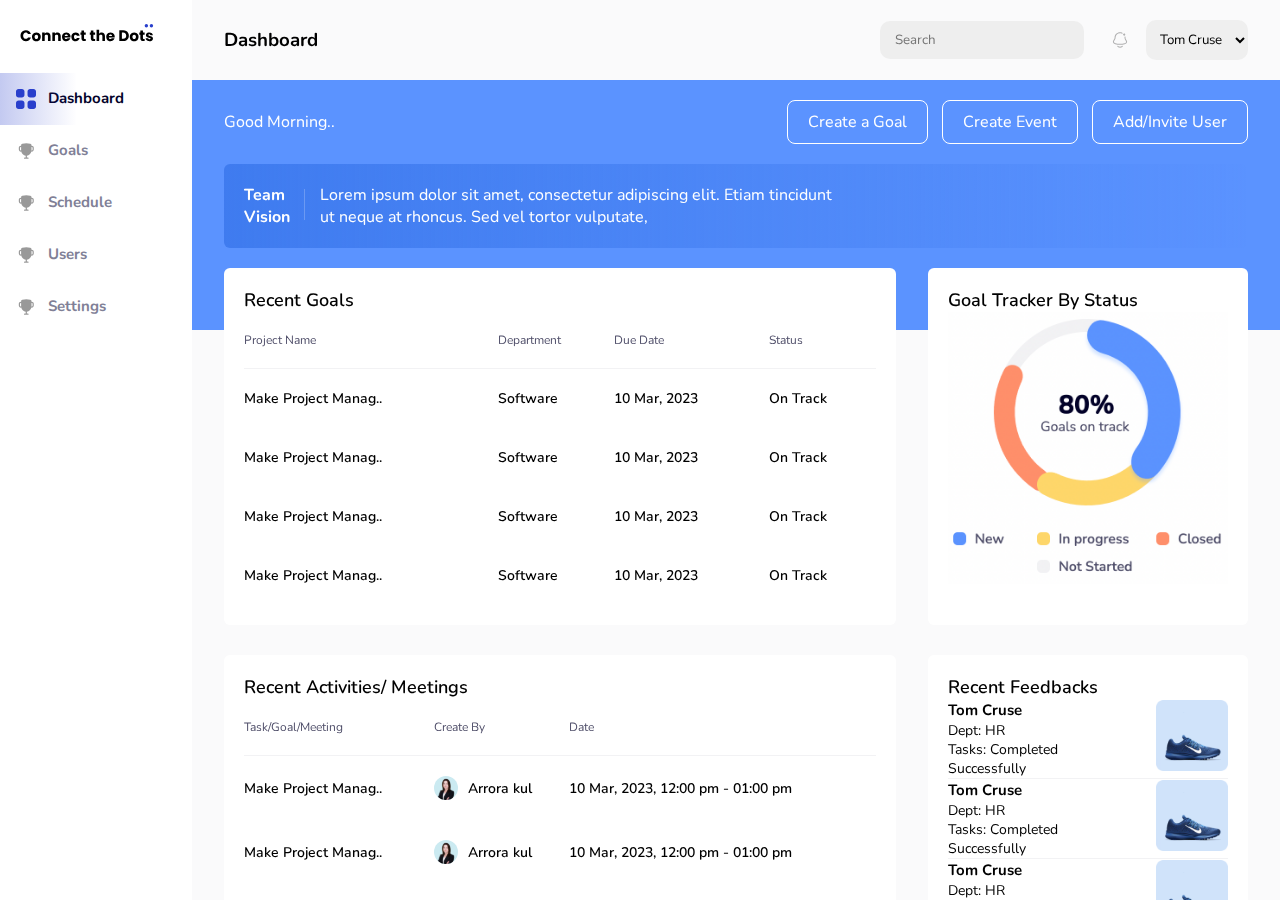
<file: school-html/index.html>
<!DOCTYPE html>
<html lang="en">

<head>
  <meta charset="UTF-8">
  <meta http-equiv="X-UA-Compatible" content="IE=edge">
  <meta name="viewport" content="width=device-width, initial-scale=1.0">
  <title>Dashboard</title>
  <link rel="stylesheet" href="css/style.css">
  <link
      rel="stylesheet"
      href="https://fonts.googleapis.com/css2?family=Poppins:wght@700&display=swap"
    />
    <link
    rel="stylesheet"
    href="https://fonts.googleapis.com/css2?family=Nunito:wght@400;600;700;800&display=swap"
  />
  <!-- <link rel="stylesheet" href="css/global.css"> -->
</head>

<body>
  <div class="flex-page">
    <div class="side-nav">
      <img src="images/logo.svg" class="width-7 margin-l-2 margin-b-2" />
      <ul>
        <li><a href="#" class="active"><img src="images/iconlyboldcategory.svg" />Dashboard</a></li>
        <li><a href="#"><img src="images/iconlyboldchart.svg" />Goals</a></li>
        <li><a href="#"><img src="images/iconlyboldchart.svg" />Schedule</a></li>
        <li><a href="#"><img src="images/iconlyboldchart.svg" />Users</a></li>
        <li><a href="#"><img src="images/iconlyboldchart.svg" />Settings</a></li>
      </ul>
    </div>
    <div class="content">
      <div class="header">
        <div><h3 class="nomargin">Dashboard</h3></div>
        <div>
          
        </div>
        <div>
          <input type="text" placeholder="Search" class="margin-r-2" />
          <a href="#"><img src="images/icon-notification.svg" class="img-middle" /></a>
          <select class="account-select margin-l-1">
            <option>Tom Cruse</option>
            <option>one</option>
            <option>one</option>
          </select>
        </div>
      </div>
      <div class="dashboard-bg"></div>
      <div class="row middle-md margin-t-2">
        <div class="col-md-6 text-white">Good Morning..</div>
        <div class="col-md-6 text-right">
          <button class="btn">Create a Goal</button>
          <button class="btn margin-l-1 margin-r-1">Create Event</button>
          <button class="btn">Add/Invite User</button>
        </div>
      </div>
      <div class="vision padding-2 margin-t-2">
        <div class="padding-r-3 right-b"><strong>Team<br /> Vision</strong></div>
        <div>Lorem ipsum dolor sit amet, consectetur adipiscing elit. Etiam tincidunt<br /> ut neque at rhoncus. Sed vel tortor vulputate, </div>
      </div>
      <div class="row margin-t-2">
        <div class="col-md-8">
          <div class="card padding-2 height-100">
            <h2>Recent Goals</h2>
            <table class="table">
              <thead>
                <tr>
                  <th>Project Name</th>
                  <th>Department</th>
                  <th>Due Date</th>
                  <th>Status</th>
                </tr>
              </thead>
              <tbody>
                <tr>
                  <td>Make Project Manag..</td>
                  <td>Software</td>
                  <td>10 Mar, 2023</td>
                  <td>On Track</td>
                </tr>
                <tr>
                  <td>Make Project Manag..</td>
                  <td>Software</td>
                  <td>10 Mar, 2023</td>
                  <td>On Track</td>
                </tr>
                <tr>
                  <td>Make Project Manag..</td>
                  <td>Software</td>
                  <td>10 Mar, 2023</td>
                  <td>On Track</td>
                </tr>
                <tr>
                  <td>Make Project Manag..</td>
                  <td>Software</td>
                  <td>10 Mar, 2023</td>
                  <td>On Track</td>
                </tr>
              </tbody>
            </table>
          </div>
        </div>
        <div class="col-md-4">
          <div class="card padding-2 height-100" >
            <h2>Goal Tracker By Status</h2>
            <img src="images/graph.png" class="width-10" />
          </div>
        </div>
        <div class="col-md-8">
          <div class="card padding-2 margin-t-3 height-100">
            <h2>Recent Activities/ Meetings</h2>
            <table class="table">
              <thead>
                <tr>
                  <th>Task/Goal/Meeting</th>
                  <th>Create By</th>
                  <th>Date</th>
                </tr>
              </thead>
              <tbody>
                <tr>
                  <td>Make Project Manag..</td>
                  <td><div class="flex align-center"><img src="images/avatar-one.svg" class="margin-r-1" />Arrora kul</div></td>
                  <td>10 Mar, 2023, 12:00 pm - 01:00 pm </td>
                </tr>
                <tr>
                  <td>Make Project Manag..</td>
                  <td><div class="flex align-center"><img src="images/avatar-one.svg" class="margin-r-1" />Arrora kul</div></td>
                  <td>10 Mar, 2023, 12:00 pm - 01:00 pm </td>
                </tr>
                <tr>
                  <td>Make Project Manag..</td>
                  <td><div class="flex align-center"><img src="images/avatar-one.svg" class="margin-r-1" />Arrora kul</div></td>
                  <td>10 Mar, 2023, 12:00 pm - 01:00 pm </td>
                </tr>
                <tr>
                  <td>Make Project Manag..</td>
                  <td><div class="flex align-center"><img src="images/avatar-one.svg" class="margin-r-1" />Arrora kul</div></td>
                  <td>10 Mar, 2023, 12:00 pm - 01:00 pm </td>
                </tr>
              </tbody>
            </table>
            <a href="#" class="btn default block margin-t-2">View More</a>
          </div>
        </div>
        <div class="col-md-4">
          <div class="card padding-2 margin-t-3 height-100">
            <h2>Recent Feedbacks</h2>
            <ul class="feedback-list">
              <li>
                <div class="row middle-md">
                  <div class="col-md-8">
                    <strong>Tom Cruse</strong>
                    <p>
                      Dept: HR<br />
                      Tasks: Completed Successfully
                    </p>
                  </div>
                  <div class="col-md-4">
                    <img src="images/image.png" class="width-10" alt="">
                  </div>
                </div>
              </li>
              <li>
                <div class="row middle-md">
                  <div class="col-md-8">
                    <strong>Tom Cruse</strong>
                    <p>
                      Dept: HR<br />
                      Tasks: Completed Successfully
                    </p>
                  </div>
                  <div class="col-md-4">
                    <img src="images/image.png" class="width-10" alt="">
                  </div>
                </div>
              </li>
              <li>
                <div class="row middle-md">
                  <div class="col-md-8">
                    <strong>Tom Cruse</strong>
                    <p>
                      Dept: HR<br />
                      Tasks: Completed Successfully
                    </p>
                  </div>
                  <div class="col-md-4">
                    <img src="images/image.png" class="width-10" alt="">
                  </div>
                </div>
              </li>
            </ul>
          </div>
        </div>
      </div>
      <div class="row middle-md margin-t-6 margin-b-3">
        <div class="col-md-3">
          <div class="card padding-2">
            <div class="row middle-md">
              <div class="col-md-4">
                <img src="images/heart.svg" class="width-10" alt="">
                
              </div>
              <div class="col-md-8">
                <strong>178+</strong>
                <p class="nomargin">Organisation Goals</p>
              </div>
            </div>
          </div>
        </div>
        <div class="col-md-3">
          <div class="card padding-2">
            <div class="row middle-md">
              <div class="col-md-4">
                <img src="images/heart.svg" class="width-10" alt="">
                
              </div>
              <div class="col-md-8">
                <strong>178+</strong>
                <p class="nomargin">Organisation Goals</p>
              </div>
            </div>
          </div>
        </div>
        <div class="col-md-3">
          <div class="card padding-2">
            <div class="row middle-md">
              <div class="col-md-4">
                <img src="images/heart.svg" class="width-10" alt="">
                
              </div>
              <div class="col-md-8">
                <strong>178+</strong>
                <p class="nomargin">Organisation Goals</p>
              </div>
            </div>
          </div>
        </div>
        <div class="col-md-3">
          <div class="card padding-2">
            <div class="row middle-md">
              <div class="col-md-4">
                <img src="images/heart.svg" class="width-10" alt="">
                
              </div>
              <div class="col-md-8">
                <strong>178+</strong>
                <p class="nomargin">Organisation Goals</p>
              </div>
            </div>
          </div>
        </div>
      </div>
    </div>
  </div>
</body>

</html>
</file>
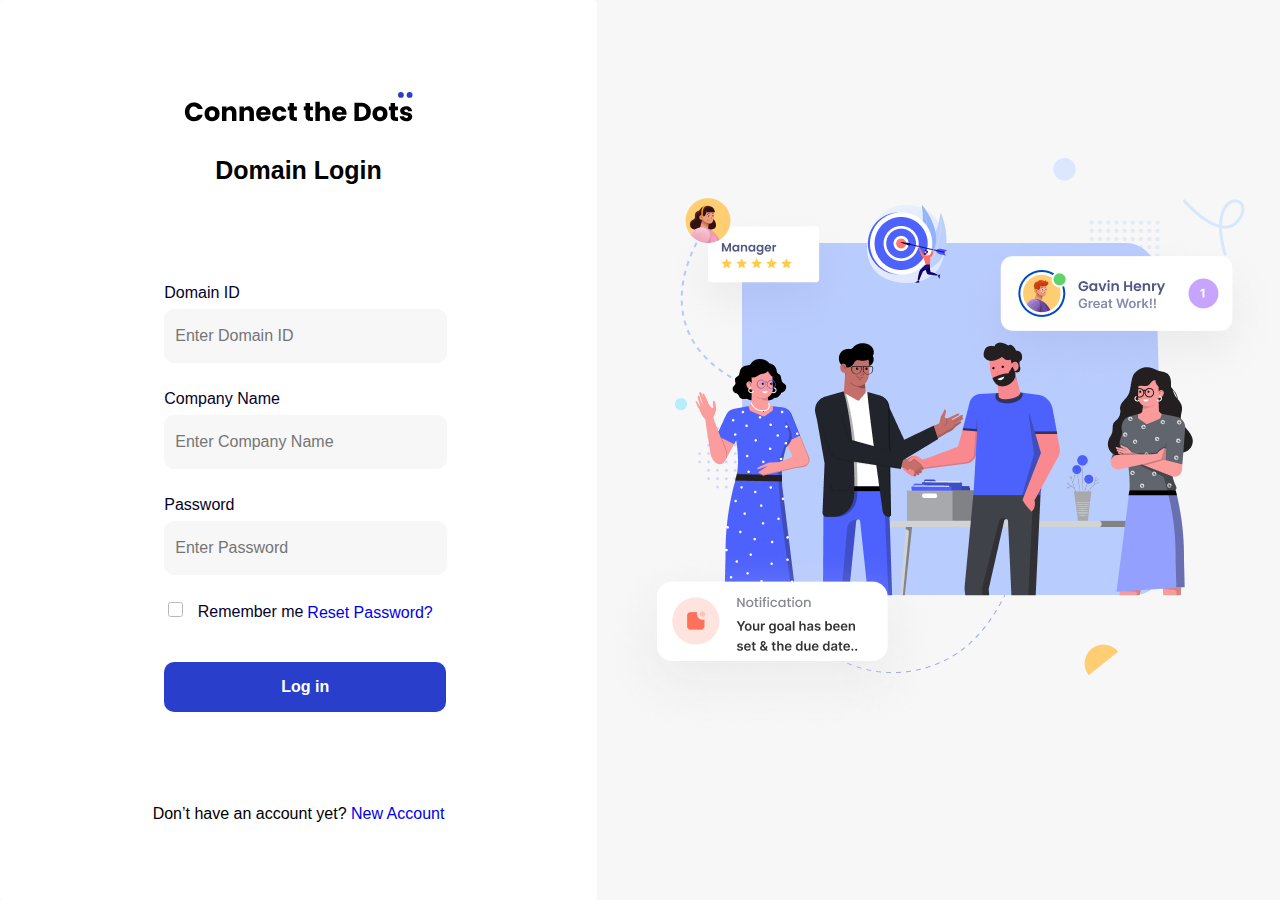
<file: school-html/domainLogin.html>
<!DOCTYPE html>
<html>

<head>
    <title>LoginSSO</title>
    <link rel="stylesheet" href="./css/login.css">
</head>

<body>
    <div class="login">
        <div class="login-left">
            <div class="logo">
                <img src="./images/logo.svg" alt="Logo">
                <h3 class="h3">Domain Login</h3>
            </div>
            <form id="login-form">
                <label for="fullName">Domain ID</label>
                <input type="number" id="domainID" name="domainID" placeholder="Enter Domain ID" required>
                <label for="companyName">Company Name</label>
                <input type="text" id="companyName" name="companyName" placeholder="Enter Company Name" required>
                <label for="password">Password</label>
                <div class="password-container">
                    <input type="password" id="password" name="password" placeholder="Enter Password" required>
                    <span id="password-toggle" class="password-toggle"></span>
                </div>
                <div class="remember-me">
                    <label for="remember">
                        <input type="checkbox" id="remember" name="remember">
                        <span>Remember me</span>
                    </label>
                    <a style="text-decoration: none; font-size: 16px;" href="/forgotPassword.html" class="forgot-password">Reset Password?</a>
                </div>
                <button type="submit" class="primary" size="large">Log in</button>
            </form>
            <div class="text-center">
                <p class="margin-blocks-none">
                    Don’t have an account yet? <a style="text-decoration: none; font-size: 16px;" href="/signup.html">New Account</a>
                </p>
            </div>
        </div>
        <div class="login-right">
            <img class="login-image" src="./images/login.png" alt="Login">
        </div>
    </div>
    <script src="domainLoginscript.js"></script>
</body>

</html>
</file>
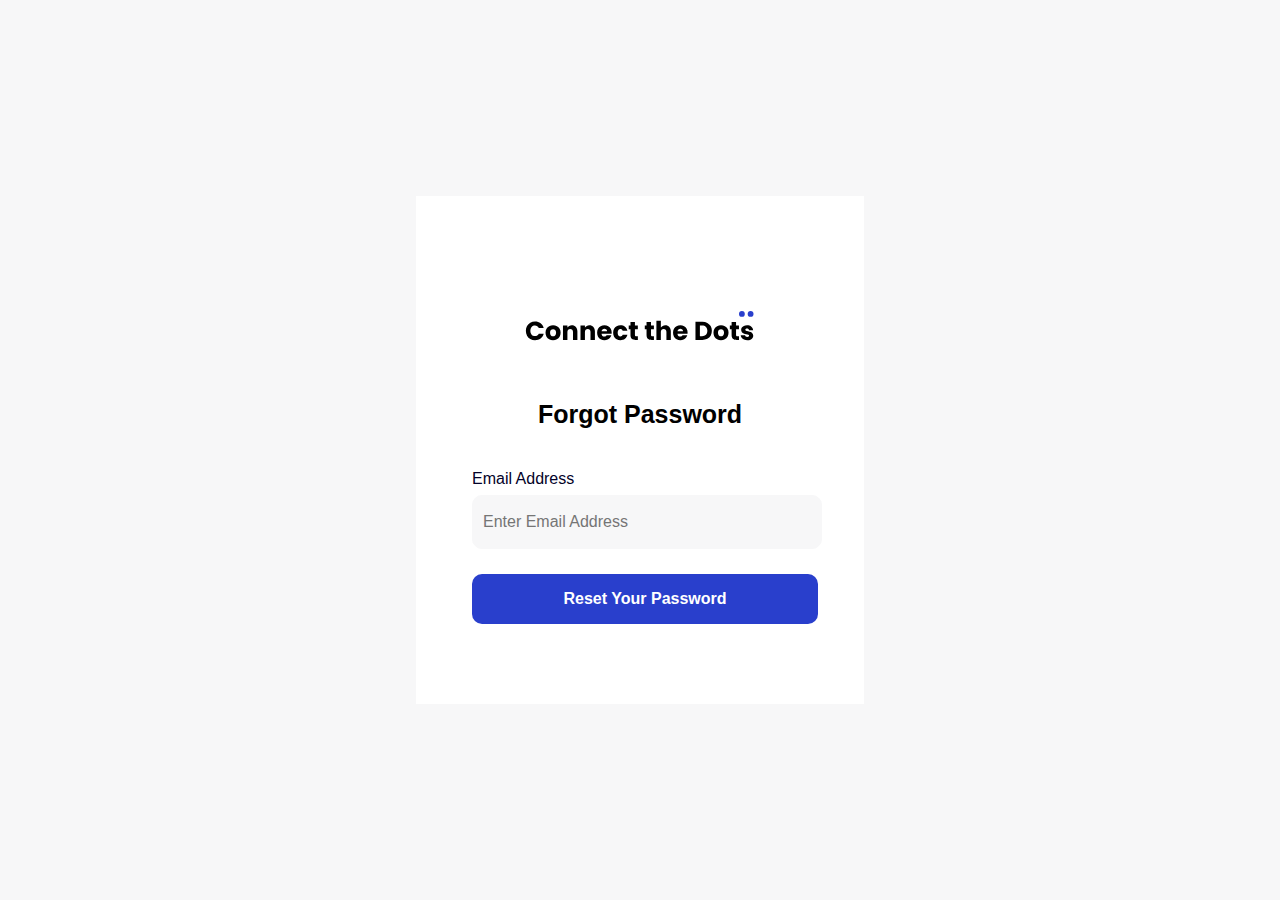
<file: school-html/forgotPassword.html>
<!DOCTYPE html>
<html>

<head>
    <title>Login</title>
    <link rel="stylesheet" href="./css/login.css">
</head>

<body>
    <div class="login">
        <div class="forgot-center">
            <div class="logo-forgot">
                <img src="./images/logo.svg" alt="Logo">
                <h3 class="h3-forgot">Forgot Password</h3>
            </div>
            <form id="forgot-form">
                <label for="email">Email Address</label>
                <input type="email" id="email" name="email" placeholder="Enter Email Address" required>
                <button type="submit" class="primary-forgot" size="large">Reset Your Password</button>
            </form>
        </div>
    </div>
    <script src="forgotPasswordscript.js"></script>
</body>

</html>
</file>
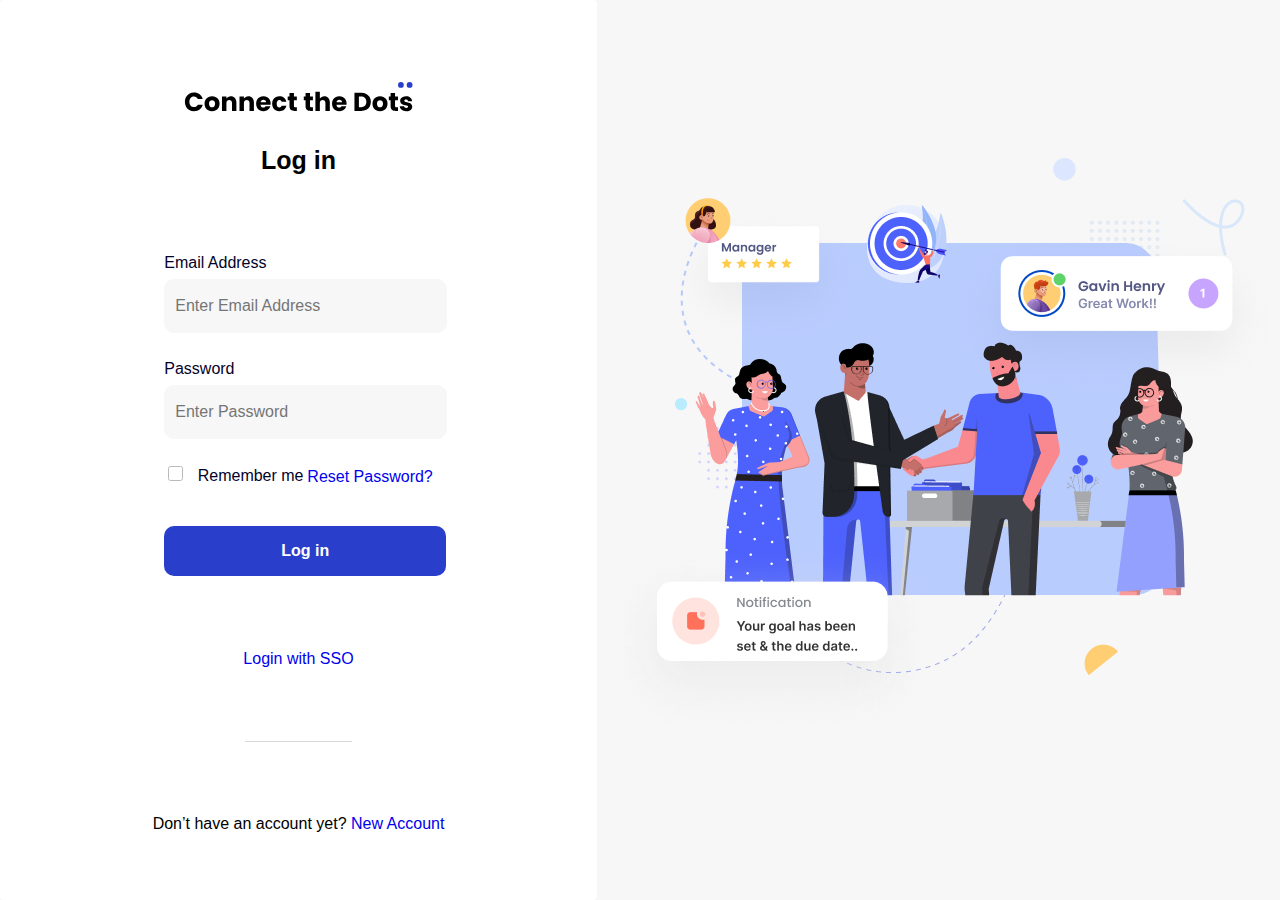
<file: school-html/login.html>
<!DOCTYPE html>
<html>

<head>
    <title>Login</title>
    <link rel="stylesheet" href="./css/login.css">
</head>

<body>
    <div class="login">
        <div class="login-left">
            <div class="logo">
                <img src="./images/logo.svg" alt="Logo">
                <h3 class="h3">Log in</h3>
            </div>
            <form id="login-form">
                <label for="email">Email Address</label>
                <input type="email" id="email" name="email" placeholder="Enter Email Address" required>
                <label for="password">Password</label>
                <div class="password-container">
                    <input type="password" id="password" name="password" placeholder="Enter Password" required>
                    <span id="password-toggle" class="password-toggle"></span>
                </div>
                <div class="remember-me">
                    <label for="remember">
                        <input type="checkbox" id="remember" name="remember">
                        <span>Remember me</span>
                    </label>
                    <a href="/forgotPassword.html" style="text-decoration: none; font-size: 16px;" class="forgot-password">Reset Password?</a>
                </div>
                <button type="submit" class="primary" size="large">Log in</button>
            </form>
            <div class="margin-blocks-none text-center">
                <a style="text-decoration: none; font-size: 16px;" href="/loginSSO.html">Login with SSO</a>
            </div>
            <hr id="hr" class="margin-blocks-none">
            <div class="text-center">
                <p class="margin-blocks-none">
                    Don’t have an account yet? <a style="text-decoration: none; font-size: 16px;" href="/signup.html">New Account</a>
                </p>
            </div>
        </div>
        <div class="login-right">
            <img class="login-image" src="./images/login.png" alt="Login">
        </div>
    </div>
    <script src="loginscript.js"></script>
</body>

</html>
</file>
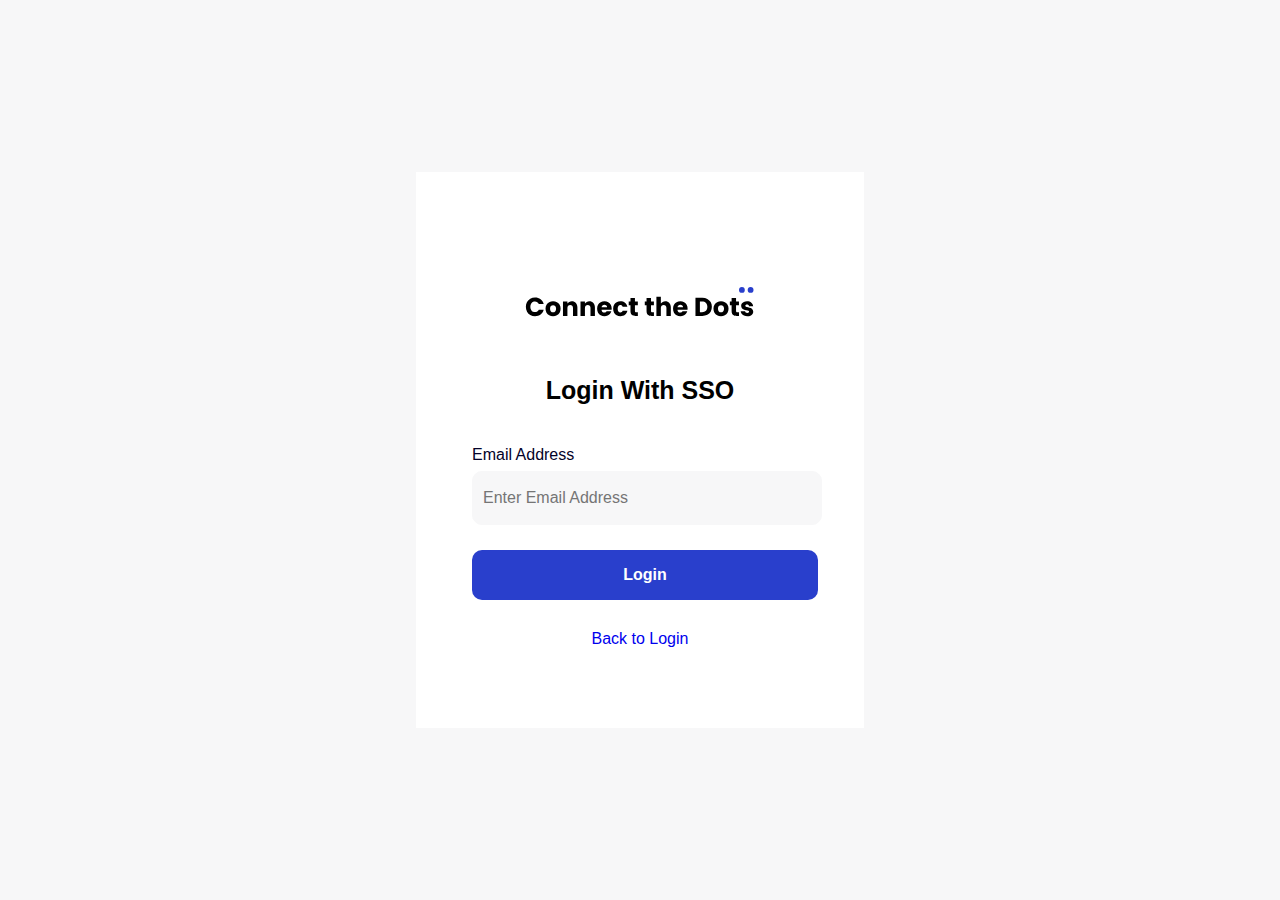
<file: school-html/loginSSO.html>
<!DOCTYPE html>
<html>

<head>
    <title>Login</title>
    <link rel="stylesheet" href="./css/login.css">
</head>

<body>
    <div class="login">
        <div class="forgot-center">
            <div class="logo-forgot">
                <img src="./images/logo.svg" alt="Logo">
                <h3 class="h3-forgot">Login With SSO</h3>
            </div>
            <form id="forgot-form">
                <label for="email">Email Address</label>
                <input type="email" id="email" name="email" placeholder="Enter Email Address" required>
                <button type="submit" class="primary-forgot" size="large">Login</button>
                <a style="text-decoration: none; display: flex; justify-content: center; font-size: 16px; margin-top: 30px;" href="/login.html" class="forgot-password">Back to Login</a>
            </form>
        </div>
    </div>
    <script src="forgotPasswordscript.js"></script>
</body>

</html>
</file>
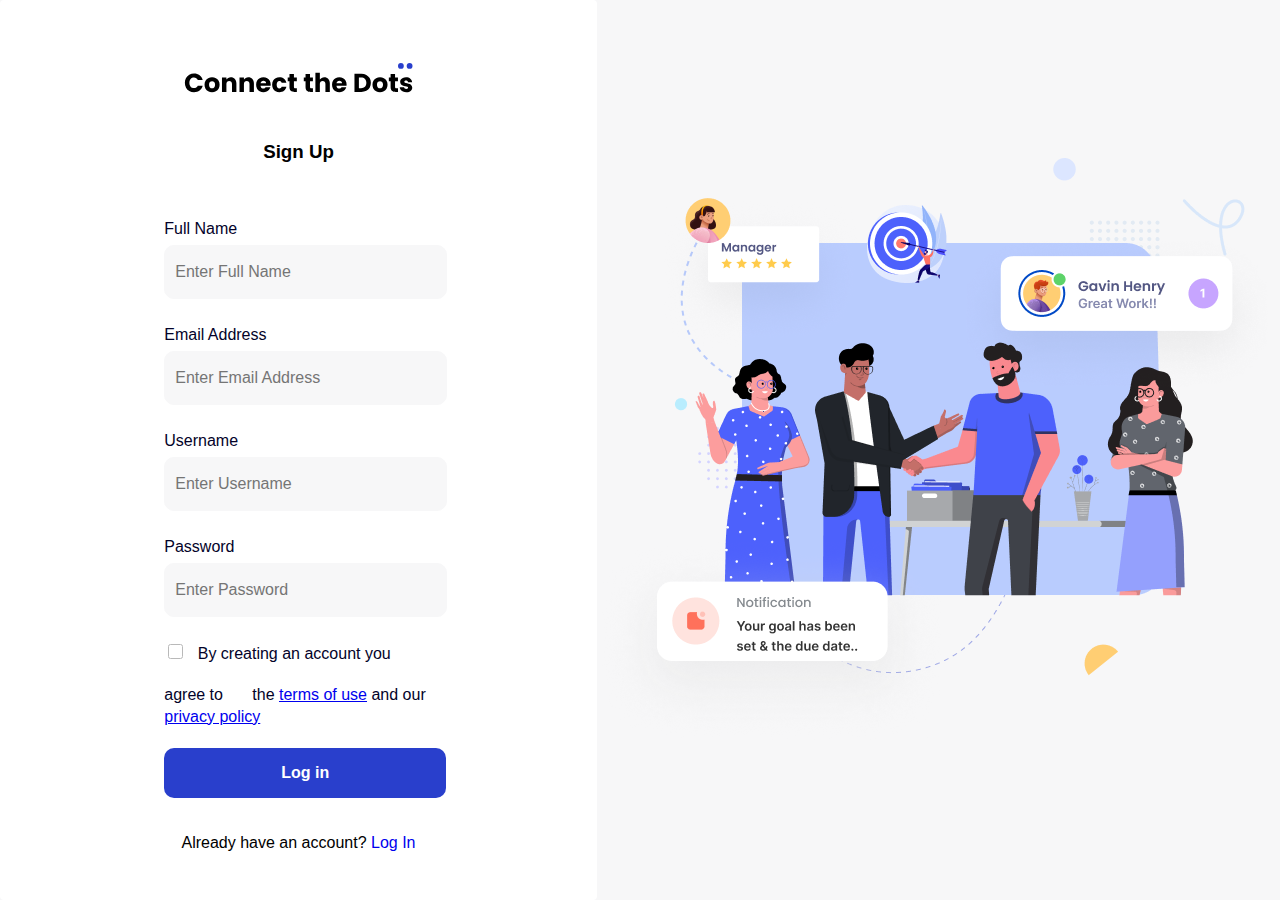
<file: school-html/signup.html>
<!DOCTYPE html>
<html>

<head>
    <title>SignUp</title>
    <link rel="stylesheet" href="./css/login.css">
</head>

<body>
    <div class="login">
        <div class="login-left">
            <div class="logo">
                <img src="./images/logo.svg" alt="Logo">
                <h3>Sign Up</h3>
            </div>
            <form id="login-form">
                <label for="fullName">Full Name</label>
                <input type="text" id="fullName" name="fullName" placeholder="Enter Full Name" required>
                <label for="email">Email Address</label>
                <input type="email" id="email" name="email" placeholder="Enter Email Address" required>
                <label for="username">Username</label>
                <input type="text" id="username" name="username" placeholder="Enter Username" required>
                <label for="password">Password</label>
                <div class="password-container">
                    <input type="password" id="password" name="password" placeholder="Enter Password" required>
                    <span id="password-toggle" class="password-toggle"></span>
                </div>
                <div class="remember-me">
                    <label for="remember">
                        <input type="checkbox" id="remember" name="remember">
                        <span>By creating an account you agree to &emsp; &nbsp;the <a href="#/" class="forgot-password">terms of use</a> and our <a href="#/" class="forgot-password">privacy policy</a></span>
                    </label>
                </div>
                <button type="submit" class="primary" size="large">Log in</button>
            </form>
            <div class="text-center">
                <p class="margin-blocks-none">
                    Already have an account? <a style="text-decoration: none;" href="/login.html">Log In</a>
                </p>
            </div>
        </div>
        <div class="login-right">
            <img class="login-image" src="./images/login.png" alt="Login">
        </div>
    </div>
    <script src="signupscript.js"></script>
</body>

</html>
</file>
<file: school-html/css/style.css>
/* Uncomment and set these variables to customize the grid. */
.container-fluid {
  margin-right: auto;
  margin-left: auto;
  padding-right: 2rem;
  padding-left: 2rem;
}

.row {
  box-sizing: border-box;
  display: flex;
  flex: 0 1 auto;
  flex-direction: row;
  flex-wrap: wrap;
  margin-right: -1rem;
  margin-left: -1rem;
}

.row.reverse {
  flex-direction: row-reverse;
}

.col.reverse {
  flex-direction: column-reverse;
}

.col-xs,
.col-xs-1,
.col-xs-2,
.col-xs-3,
.col-xs-4,
.col-xs-5,
.col-xs-6,
.col-xs-7,
.col-xs-8,
.col-xs-9,
.col-xs-10,
.col-xs-11,
.col-xs-12 {
  box-sizing: border-box;
  flex: 0 0 auto;
  padding-right: 1rem;
  padding-left: 1rem;
}

.col-xs {
  flex-grow: 1;
  flex-basis: 0;
  max-width: 100%;
}

.col-xs-1 {
  flex-basis: 8.333%;
  max-width: 8.333%;
}

.col-xs-2 {
  flex-basis: 16.667%;
  max-width: 16.667%;
}

.col-xs-3 {
  flex-basis: 25%;
  max-width: 25%;
}

.col-xs-4 {
  flex-basis: 33.333%;
  max-width: 33.333%;
}

.col-xs-5 {
  flex-basis: 41.667%;
  max-width: 41.667%;
}

.col-xs-6 {
  flex-basis: 50%;
  max-width: 50%;
}

.col-xs-7 {
  flex-basis: 58.333%;
  max-width: 58.333%;
}

.col-xs-8 {
  flex-basis: 66.667%;
  max-width: 66.667%;
}

.col-xs-9 {
  flex-basis: 75%;
  max-width: 75%;
}

.col-xs-10 {
  flex-basis: 83.333%;
  max-width: 83.333%;
}

.col-xs-11 {
  flex-basis: 91.667%;
  max-width: 91.667%;
}

.col-xs-12 {
  flex-basis: 100%;
  max-width: 100%;
}

.col-xs-offset-1 {
  margin-left: 8.333%;
}

.col-xs-offset-2 {
  margin-left: 16.667%;
}

.col-xs-offset-3 {
  margin-left: 25%;
}

.col-xs-offset-4 {
  margin-left: 33.333%;
}

.col-xs-offset-5 {
  margin-left: 41.667%;
}

.col-xs-offset-6 {
  margin-left: 50%;
}

.col-xs-offset-7 {
  margin-left: 58.333%;
}

.col-xs-offset-8 {
  margin-left: 66.667%;
}

.col-xs-offset-9 {
  margin-left: 75%;
}

.col-xs-offset-10 {
  margin-left: 83.333%;
}

.col-xs-offset-11 {
  margin-left: 91.667%;
}

.start-xs {
  justify-content: flex-start;
  text-align: start;
}

.center-xs {
  justify-content: center;
  text-align: center;
}

.end-xs {
  justify-content: flex-end;
  text-align: end;
}

.top-xs {
  align-items: flex-start;
}

.middle-xs {
  align-items: center;
}

.bottom-xs {
  align-items: flex-end;
}

.around-xs {
  justify-content: space-around;
}

.between-xs {
  justify-content: space-between;
}

.first-xs {
  order: -1;
}

.last-xs {
  order: 1;
}

@media only screen and (min-width: 48em) {
  .container {
    width: 46rem;
  }
  .col-sm,
  .col-sm-1,
  .col-sm-2,
  .col-sm-3,
  .col-sm-4,
  .col-sm-5,
  .col-sm-6,
  .col-sm-7,
  .col-sm-8,
  .col-sm-9,
  .col-sm-10,
  .col-sm-11,
  .col-sm-12 {
    box-sizing: border-box;
    flex: 0 0 auto;
    padding-right: 1rem;
    padding-left: 1rem;
  }
  .col-sm {
    flex-grow: 1;
    flex-basis: 0;
    max-width: 100%;
  }
  .col-sm-1 {
    flex-basis: 8.333%;
    max-width: 8.333%;
  }
  .col-sm-2 {
    flex-basis: 16.667%;
    max-width: 16.667%;
  }
  .col-sm-3 {
    flex-basis: 25%;
    max-width: 25%;
  }
  .col-sm-4 {
    flex-basis: 33.333%;
    max-width: 33.333%;
  }
  .col-sm-5 {
    flex-basis: 41.667%;
    max-width: 41.667%;
  }
  .col-sm-6 {
    flex-basis: 50%;
    max-width: 50%;
  }
  .col-sm-7 {
    flex-basis: 58.333%;
    max-width: 58.333%;
  }
  .col-sm-8 {
    flex-basis: 66.667%;
    max-width: 66.667%;
  }
  .col-sm-9 {
    flex-basis: 75%;
    max-width: 75%;
  }
  .col-sm-10 {
    flex-basis: 83.333%;
    max-width: 83.333%;
  }
  .col-sm-11 {
    flex-basis: 91.667%;
    max-width: 91.667%;
  }
  .col-sm-12 {
    flex-basis: 100%;
    max-width: 100%;
  }
  .col-sm-offset-1 {
    margin-left: 8.333%;
  }
  .col-sm-offset-2 {
    margin-left: 16.667%;
  }
  .col-sm-offset-3 {
    margin-left: 25%;
  }
  .col-sm-offset-4 {
    margin-left: 33.333%;
  }
  .col-sm-offset-5 {
    margin-left: 41.667%;
  }
  .col-sm-offset-6 {
    margin-left: 50%;
  }
  .col-sm-offset-7 {
    margin-left: 58.333%;
  }
  .col-sm-offset-8 {
    margin-left: 66.667%;
  }
  .col-sm-offset-9 {
    margin-left: 75%;
  }
  .col-sm-offset-10 {
    margin-left: 83.333%;
  }
  .col-sm-offset-11 {
    margin-left: 91.667%;
  }
  .start-sm {
    justify-content: flex-start;
    text-align: start;
  }
  .center-sm {
    justify-content: center;
    text-align: center;
  }
  .end-sm {
    justify-content: flex-end;
    text-align: end;
  }
  .top-sm {
    align-items: flex-start;
  }
  .middle-sm {
    align-items: center;
  }
  .bottom-sm {
    align-items: flex-end;
  }
  .around-sm {
    justify-content: space-around;
  }
  .between-sm {
    justify-content: space-between;
  }
  .first-sm {
    order: -1;
  }
  .last-sm {
    order: 1;
  }
}
@media only screen and (min-width: 62em) {
  .container {
    width: 61rem;
  }
  .col-md,
  .col-md-1,
  .col-md-2,
  .col-md-3,
  .col-md-4,
  .col-md-5,
  .col-md-6,
  .col-md-7,
  .col-md-8,
  .col-md-9,
  .col-md-10,
  .col-md-11,
  .col-md-12 {
    box-sizing: border-box;
    flex: 0 0 auto;
    padding-right: 1rem;
    padding-left: 1rem;
  }
  .col-md {
    flex-grow: 1;
    flex-basis: 0;
    max-width: 100%;
  }
  .col-md-1 {
    flex-basis: 8.333%;
    max-width: 8.333%;
  }
  .col-md-2 {
    flex-basis: 16.667%;
    max-width: 16.667%;
  }
  .col-md-3 {
    flex-basis: 25%;
    max-width: 25%;
  }
  .col-md-4 {
    flex-basis: 33.333%;
    max-width: 33.333%;
  }
  .col-md-5 {
    flex-basis: 41.667%;
    max-width: 41.667%;
  }
  .col-md-6 {
    flex-basis: 50%;
    max-width: 50%;
  }
  .col-md-7 {
    flex-basis: 58.333%;
    max-width: 58.333%;
  }
  .col-md-8 {
    flex-basis: 66.667%;
    max-width: 66.667%;
  }
  .col-md-9 {
    flex-basis: 75%;
    max-width: 75%;
  }
  .col-md-10 {
    flex-basis: 83.333%;
    max-width: 83.333%;
  }
  .col-md-11 {
    flex-basis: 91.667%;
    max-width: 91.667%;
  }
  .col-md-12 {
    flex-basis: 100%;
    max-width: 100%;
  }
  .col-md-offset-1 {
    margin-left: 8.333%;
  }
  .col-md-offset-2 {
    margin-left: 16.667%;
  }
  .col-md-offset-3 {
    margin-left: 25%;
  }
  .col-md-offset-4 {
    margin-left: 33.333%;
  }
  .col-md-offset-5 {
    margin-left: 41.667%;
  }
  .col-md-offset-6 {
    margin-left: 50%;
  }
  .col-md-offset-7 {
    margin-left: 58.333%;
  }
  .col-md-offset-8 {
    margin-left: 66.667%;
  }
  .col-md-offset-9 {
    margin-left: 75%;
  }
  .col-md-offset-10 {
    margin-left: 83.333%;
  }
  .col-md-offset-11 {
    margin-left: 91.667%;
  }
  .start-md {
    justify-content: flex-start;
    text-align: start;
  }
  .center-md {
    justify-content: center;
    text-align: center;
  }
  .end-md {
    justify-content: flex-end;
    text-align: end;
  }
  .top-md {
    align-items: flex-start;
  }
  .middle-md {
    align-items: center;
  }
  .bottom-md {
    align-items: flex-end;
  }
  .around-md {
    justify-content: space-around;
  }
  .between-md {
    justify-content: space-between;
  }
  .first-md {
    order: -1;
  }
  .last-md {
    order: 1;
  }
}
@media only screen and (min-width: 75em) {
  .container {
    width: 71rem;
  }
  .col-lg,
  .col-lg-1,
  .col-lg-2,
  .col-lg-3,
  .col-lg-4,
  .col-lg-5,
  .col-lg-6,
  .col-lg-7,
  .col-lg-8,
  .col-lg-9,
  .col-lg-10,
  .col-lg-11,
  .col-lg-12 {
    box-sizing: border-box;
    flex: 0 0 auto;
    padding-right: 1rem;
    padding-left: 1rem;
  }
  .col-lg {
    flex-grow: 1;
    flex-basis: 0;
    max-width: 100%;
  }
  .col-lg-1 {
    flex-basis: 8.333%;
    max-width: 8.333%;
  }
  .col-lg-2 {
    flex-basis: 16.667%;
    max-width: 16.667%;
  }
  .col-lg-3 {
    flex-basis: 25%;
    max-width: 25%;
  }
  .col-lg-4 {
    flex-basis: 33.333%;
    max-width: 33.333%;
  }
  .col-lg-5 {
    flex-basis: 41.667%;
    max-width: 41.667%;
  }
  .col-lg-6 {
    flex-basis: 50%;
    max-width: 50%;
  }
  .col-lg-7 {
    flex-basis: 58.333%;
    max-width: 58.333%;
  }
  .col-lg-8 {
    flex-basis: 66.667%;
    max-width: 66.667%;
  }
  .col-lg-9 {
    flex-basis: 75%;
    max-width: 75%;
  }
  .col-lg-10 {
    flex-basis: 83.333%;
    max-width: 83.333%;
  }
  .col-lg-11 {
    flex-basis: 91.667%;
    max-width: 91.667%;
  }
  .col-lg-12 {
    flex-basis: 100%;
    max-width: 100%;
  }
  .col-lg-offset-1 {
    margin-left: 8.333%;
  }
  .col-lg-offset-2 {
    margin-left: 16.667%;
  }
  .col-lg-offset-3 {
    margin-left: 25%;
  }
  .col-lg-offset-4 {
    margin-left: 33.333%;
  }
  .col-lg-offset-5 {
    margin-left: 41.667%;
  }
  .col-lg-offset-6 {
    margin-left: 50%;
  }
  .col-lg-offset-7 {
    margin-left: 58.333%;
  }
  .col-lg-offset-8 {
    margin-left: 66.667%;
  }
  .col-lg-offset-9 {
    margin-left: 75%;
  }
  .col-lg-offset-10 {
    margin-left: 83.333%;
  }
  .col-lg-offset-11 {
    margin-left: 91.667%;
  }
  .start-lg {
    justify-content: flex-start;
    text-align: start;
  }
  .center-lg {
    justify-content: center;
    text-align: center;
  }
  .end-lg {
    justify-content: flex-end;
    text-align: end;
  }
  .top-lg {
    align-items: flex-start;
  }
  .middle-lg {
    align-items: center;
  }
  .bottom-lg {
    align-items: flex-end;
  }
  .around-lg {
    justify-content: space-around;
  }
  .between-lg {
    justify-content: space-between;
  }
  .first-lg {
    order: -1;
  }
  .last-lg {
    order: 1;
  }
}
.text-white {
  color: #ffffff;
}

.text-center {
  text-align: center;
}

.text-right {
  text-align: right;
}

.text-left {
  text-align: left;
}

.text-justify {
  text-align: justify;
}

.noborderbottom {
  border-bottom: none !important;
}

.pull-left {
  float: left;
}

.pull-right {
  float: right;
}

.font-12 {
  font-size: 12px !important;
}

.font-14 {
  font-size: 14px !important;
}

.font-16 {
  font-size: 16px !important;
}

.font-18 {
  font-size: 18px !important;
}

.font-20 {
  font-size: 20px !important;
}

.font-22 {
  font-size: 22px !important;
}

.font-24 {
  font-size: 24px !important;
}

.font-26 {
  font-size: 26px !important;
}

.font-28 {
  font-size: 28px !important;
}

.font-30 {
  font-size: 30px !important;
}

/* >>>>>>>>>>>>>>>>>>>>>>>>>>>>>>>>>>>>>> Margin Start <<<<<<<<<<<<<<<<<<<<<<<<<<<<<<<<<<<<<<< */
.nomargin {
  margin: 0px !important;
}

.nomargin-left {
  margin-left: 0px !important;
}

.nomargin-right {
  margin-right: 0px !important;
}

.nomargin-top {
  margin-top: 0px !important;
}

.nomargin-bottom {
  margin-bottom: 0px !important;
}

.margin-1 {
  margin: 10px !important;
}

.margin-2 {
  margin: 20px !important;
}

.margin-3 {
  margin: 30px !important;
}

.margin-4 {
  margin: 40px !important;
}

.margin-5 {
  margin: 50px !important;
}

.margin-6 {
  margin: 60px !important;
}

.margin-7 {
  margin: 70px !important;
}

.margin-8 {
  margin: 80px !important;
}

.margin-9 {
  margin: 90px !important;
}

.margin-10 {
  margin: 100px !important;
}

.margin-l-1 {
  margin-left: 10px !important;
}

.margin-l-2 {
  margin-left: 20px !important;
}

.margin-l-3 {
  margin-left: 30px !important;
}

.margin-l-4 {
  margin-left: 40px !important;
}

.margin-l-5 {
  margin-left: 50px !important;
}

.margin-l-6 {
  margin-left: 60px !important;
}

.margin-l-7 {
  margin-left: 70px !important;
}

.margin-l-8 {
  margin-left: 80px !important;
}

.margin-l-9 {
  margin-left: 90px !important;
}

.margin-l-10 {
  margin-left: 100px !important;
}

.margin-r-1 {
  margin-right: 10px !important;
}

.margin-r-2 {
  margin-right: 20px !important;
}

.margin-r-3 {
  margin-right: 30px !important;
}

.margin-r-4 {
  margin-right: 40px !important;
}

.margin-r-5 {
  margin-right: 50px !important;
}

.margin-r-6 {
  margin-right: 60px !important;
}

.margin-r-7 {
  margin-right: 70px !important;
}

.margin-r-8 {
  margin-right: 80px !important;
}

.margin-r-9 {
  margin-right: 90px !important;
}

.margin-r-10 {
  margin-right: 100px !important;
}

.margin-t-0-5 {
  margin-top: 5px !important;
}

.margin-t-1 {
  margin-top: 10px !important;
}

.margin-t-2 {
  margin-top: 20px !important;
}

.margin-t-3 {
  margin-top: 30px !important;
}

.margin-t-4 {
  margin-top: 40px !important;
}

.margin-t-5 {
  margin-top: 50px !important;
}

.margin-t-6 {
  margin-top: 60px !important;
}

.margin-t-7 {
  margin-top: 70px !important;
}

.margin-t-8 {
  margin-top: 80px !important;
}

.margin-t-9 {
  margin-top: 90px !important;
}

.margin-t-100 {
  margin-top: 100px !important;
}

.margin-b-1 {
  margin-bottom: 10px !important;
}

.margin-b-2 {
  margin-bottom: 20px !important;
}

.margin-b-3 {
  margin-bottom: 30px !important;
}

.margin-b-4 {
  margin-bottom: 40px !important;
}

.margin-b-5 {
  margin-bottom: 50px !important;
}

.margin-b-6 {
  margin-bottom: 60px !important;
}

.margin-b-7 {
  margin-bottom: 70px !important;
}

.margin-b-8 {
  margin-bottom: 80px !important;
}

.margin-b-9 {
  margin-bottom: 90px !important;
}

.margin-b-10 {
  margin-bottom: 100px !important;
}

/* >>>>>>>>>>>>>>>>>>>>>>>>>>>>>>>>>>>>>> Margin ends <<<<<<<<<<<<<<<<<<<<<<<<<<<<<<<<<<<<<<< */
/* >>>>>>>>>>>>>>>>>>>>>>>>>>>>>>>>>>>>>> Padding ends <<<<<<<<<<<<<<<<<<<<<<<<<<<<<<<<<<<<<<< */
.nopadding {
  padding: 0px !important;
}

.nopadding-left {
  padding-left: 0px !important;
}

.nopadding-right {
  padding-right: 0px !important;
}

.nopadding-top {
  padding-top: 0px !important;
}

.nopadding-bottom {
  padding-bottom: 0px !important;
}

.padding-1 {
  padding: 10px !important;
}

.padding-2 {
  padding: 20px !important;
}

.padding-3 {
  padding: 30px !important;
}

.padding-4 {
  padding: 40px !important;
}

.padding-5 {
  padding: 50px !important;
}

.padding-6 {
  padding: 60px !important;
}

.padding-7 {
  padding: 70px !important;
}

.padding-8 {
  padding: 80px !important;
}

.padding-9 {
  padding: 90px !important;
}

.padding-10 {
  padding: 100px !important;
}

.padding-tb-1 {
  padding: 10px 0px !important;
}

.padding-tb-2 {
  padding: 20px 0px !important;
}

.padding-tb-3 {
  padding: 30px 0px !important;
}

.padding-tb-4 {
  padding: 40px 0px !important;
}

.padding-tb-5 {
  padding: 50px 0px !important;
}

.padding-tb-6 {
  padding: 60px 0px !important;
}

.padding-tb-7 {
  padding: 70px 0px !important;
}

.padding-tb-8 {
  padding: 80px 0px !important;
}

.padding-tb-9 {
  padding: 90px 0px !important;
}

.padding-tb-10 {
  padding: 100px 0px !important;
}

.padding-l-1 {
  padding-left: 10px !important;
}

.padding-l-2 {
  padding-left: 20px !important;
}

.padding-l-3 {
  padding-left: 30px !important;
}

.padding-l-4 {
  padding-left: 40px !important;
}

.padding-l-5 {
  padding-left: 50px !important;
}

.padding-l-6 {
  padding-left: 60px !important;
}

.padding-l-7 {
  padding-left: 70px !important;
}

.padding-l-8 {
  padding-left: 80px !important;
}

.padding-l-9 {
  padding-left: 90px !important;
}

.padding-l-10 {
  padding-left: 100px !important;
}

.padding-r-1 {
  padding-right: 10px !important;
}

.padding-r-2 {
  padding-right: 20px !important;
}

.padding-r-3 {
  padding-right: 30px !important;
}

.padding-r-4 {
  padding-right: 40px !important;
}

.padding-r-5 {
  padding-right: 50px !important;
}

.padding-r-6 {
  padding-right: 60px !important;
}

.padding-r-7 {
  padding-right: 70px !important;
}

.padding-r-8 {
  padding-right: 80px !important;
}

.padding-r-9 {
  padding-right: 90px !important;
}

.padding-r-10 {
  padding-right: 100px !important;
}

.padding-t-1 {
  padding-top: 10px !important;
}

.padding-t-2 {
  padding-top: 20px !important;
}

.padding-t-3 {
  padding-top: 30px !important;
}

.padding-t-4 {
  padding-top: 40px !important;
}

.padding-t-5 {
  padding-top: 50px !important;
}

.padding-t-6 {
  padding-top: 60px !important;
}

.padding-t-7 {
  padding-top: 70px !important;
}

.padding-t-8 {
  padding-top: 80px !important;
}

.padding-t-9 {
  padding-top: 90px !important;
}

.padding-t-100 {
  padding-top: 100px !important;
}

.padding-b-1 {
  padding-bottom: 10px !important;
}

.padding-b-2 {
  padding-bottom: 20px !important;
}

.padding-b-3 {
  padding-bottom: 30px !important;
}

.padding-b-4 {
  padding-bottom: 40px !important;
}

.padding-b-5 {
  padding-bottom: 50px !important;
}

.padding-b-6 {
  padding-bottom: 60px !important;
}

.padding-b-7 {
  padding-bottom: 70px !important;
}

.padding-b-8 {
  padding-bottom: 80px !important;
}

.padding-b-9 {
  padding-bottom: 90px !important;
}

.padding-b-10 {
  padding-bottom: 100px !important;
}

/* >>>>>>>>>>>>>>>>>>>>>>>>>>>>>>>>>>>>>> Padding ends <<<<<<<<<<<<<<<<<<<<<<<<<<<<<<<<<<<<<<< */
.cursor {
  cursor: pointer;
}

.width-1 {
  width: 10%;
}

.width-2 {
  width: 20%;
}

.width-3 {
  width: 30%;
}

.width-4 {
  width: 40%;
}

.width-5 {
  width: 50%;
}

.width-6 {
  width: 60%;
}

.width-7 {
  width: 70%;
}

.width-8 {
  width: 80%;
}

.width-9 {
  width: 90%;
}

.width-10 {
  width: 100%;
}

.height-100 {
  height: 100%;
}

.block {
  display: block;
}

.inline {
  display: inline-block;
}

.email {
  word-break: break-all;
}

.flex {
  display: flex;
}

.align-center {
  align-items: center;
}

.img-middle {
  vertical-align: middle;
}

* {
  font-family: "Nunito", sans-serif;
  box-sizing: border-box;
}

body {
  margin: 0;
  background: #FAFAFB;
}

.flex-page {
  display: flex;
  height: 100vh;
  overflow: hidden;
}

.side-nav {
  background: #ffffff;
  padding-top: 1.5rem;
  width: 15%;
}

.side-nav ul {
  margin: 0;
  padding: 0;
}

.side-nav ul li a {
  padding: 14px;
  font-size: 15px;
  color: #808096;
  text-decoration: none;
  cursor: pointer;
  transition: all 0.2s ease;
  display: block;
  font-weight: bold;
}
.side-nav ul li a img {
  vertical-align: middle;
  margin-right: 10px;
}
.side-nav ul li a.active {
  color: #030229;
  position: relative;
}
.side-nav ul li a.active:after {
  position: absolute;
  content: "";
  background: linear-gradient(90deg, rgba(41, 63, 204, 0.2784313725), rgba(172, 169, 255, 0));
  width: 40%;
  left: 0;
  height: 100%;
  top: 0;
}
.side-nav ul li a:hover {
  color: #030229;
  position: relative;
}
.side-nav ul li a:hover:after {
  position: absolute;
  content: "";
  background: linear-gradient(90deg, rgba(41, 63, 204, 0.2784313725), rgba(172, 169, 255, 0));
  width: 40%;
  left: 0;
  height: 100%;
  top: 0;
}
.side-nav ul li a:focus {
  background: #2C3E50;
}

.content {
  flex-grow: 1;
  padding: 0px 2rem;
  overflow-y: scroll;
  position: relative;
  flex-wrap: wrap;
  justify-content: space-around;
  width: 85%;
}

.header {
  display: flex;
  flex-direction: row;
  flex-wrap: nowrap;
  justify-content: space-between;
  align-items: center;
  width: 100%;
  height: 80px;
}

.dashboard-bg {
  background-color: #5B93FF;
  width: 100%;
  height: 250px;
  position: absolute;
  left: 0;
  z-index: -1;
}

.btn {
  padding: 10px 20px;
  background: transparent;
  border: solid 1px #ffffff;
  border-radius: 8px;
  color: #ffffff;
  font-size: 16px;
  cursor: pointer;
  text-decoration: none;
}
.btn.block {
  width: 100%;
  text-align: center;
}
.btn.default {
  background: #FAFAFB;
  color: #293FCC;
}

input {
  background: #EEEEEE;
  padding: 10px 15px;
  border-radius: 10px;
  border: none;
  outline: none;
}

.account-select {
  border: none;
  padding: 10px 10px;
  border-radius: 10px;
}

.table {
  width: 100%;
  border-collapse: collapse;
}
.table thead th {
  text-align: left;
  font-size: 12px;
  font-weight: 400;
  padding: 20px 0px 20px 0px;
  color: #4f4e69;
  border-bottom: #f2f2f4 solid 1px;
}
.table tbody td {
  text-align: left;
  font-size: 14px;
  font-weight: 600;
  color: #000000;
  padding: 20px 0px;
}

.vision {
  display: flex;
  background: linear-gradient(90deg, #3f7bef, rgba(63, 123, 239, 0));
  color: #ffffff;
  border-radius: 6px;
}
.vision .right-b {
  position: relative;
}
.vision .right-b:after {
  position: absolute;
  content: "";
  height: 70%;
  width: 1px;
  background: rgba(255, 255, 255, 0.2196078431);
  right: 15px;
  top: 5px;
}

.card {
  border-radius: 6px;
  background: #ffffff;
  width: 100%;
}
.card h2 {
  font-size: 18px;
  font-weight: 600;
  margin: 0px;
  padding: 0px;
  font-size: 18px;
}

.feedback-list {
  list-style: none;
  margin: 0px;
  padding: 0px;
}
.feedback-list li {
  border-bottom: #f2f2f4 solid 1px;
}
.feedback-list li strong {
  font-size: 15px;
}
.feedback-list li p {
  margin: 0px;
  padding: 0px;
  font-size: 14px;
}
.feedback-list li:last-child {
  border-bottom: none;
}/*# sourceMappingURL=style.css.map */
</file>
<file: school-html/css/login.css>
body {
  margin: 0;
}

.login {
  display: flex;
  min-height: 100vh;
  width: 100%;
  font-family: Arial, sans-serif;
  background-color: #f7f7f8;
}

.login-left {
  display: grid;
  place-items: center;
  width: 46%;
  padding: 30px;
  background-color: #ffffff;
  border-radius: 4px;
}

.logo img {
  size: 30px;
  margin-top: 15px;
  margin-bottom: 20px;
}

.logo {
  display: flex;
  flex-direction: column;
  align-items: center;
  margin-bottom: 0px !important;
}

.logo .h3 {
  display: grid;
  place-items: center;
  font-size: 25px;
  margin-top: 15px;
  line-height: 38px;
  size: 25px;
  font-weight: 600;
  margin: 0;
  color: rgb(0, 0, 0);
}

#login-form {
  width: 50%;
}

label {
  font-weight: 400;
  display: block;
  margin-bottom: 5px;
  font-size: 16px;
  line-height: 22px;
  color: #030229;
}

input {
  width: 100%;
  height: 50px;
  border: 1px solid #f7f7f8;
  padding-left: 10px;
  border-radius: 10px;
  font-size: 16px;
  margin-bottom: 25px;
  outline: none !important;
  background: #f7f7f8;
}

#remember {
  opacity: 0.5;
  border: 1px solid #030229;
  border-radius: 2px;
  width: 15px;
  height: 15px;
  margin-top: 2px;
}

.remember-me {
  display: flex;
  justify-content: space-between;
  margin-bottom: 15px;
  font-size: 14px;
}

#remember ~ span {
  padding-top: -10px;
}

.remember-me input[type=checkbox] {
  margin-right: 10px;
}

.forgot-password {
  margin-top: 4px;
}

.primary {
  background-color: #293fcc;
  color: #ffffff;
  border: none;
  border-radius: 10px;
  font-size: 16px;
  font-weight: bold;
  padding: 12px;
  height: 50px;
  width: 105%;
  cursor: pointer;
  transition: background-color 0.2s;
  outline: none !important;
}

.primary:hover {
  background-color: #0053c2;
  filter: brightness(115%);
}

.margin-t-2 {
  margin-top: 20px;
}

.text-center {
  text-align: center;
}

.margin-blocks-none {
  -webkit-margin-before: 0px !important;
          margin-block-start: 0px !important;
  -webkit-margin-after: 0px !important;
          margin-block-end: 0px !important;
}

#hr {
  border: none;
  border-top: 1px solid #d9d9d9;
  margin: -10px 0 -10px 0 !important;
  display: flex !important;
  justify-content: center !important;
  width: 20% !important;
}

.login-right {
  display: flex;
  justify-content: center;
  align-items: center;
  width: 54%;
}

.margin-blocks-none {
  -webkit-margin-before: 0px !important;
          margin-block-start: 0px !important;
  -webkit-margin-after: 0px !important;
          margin-block-end: 0px !important;
}

.forgot-center {
  background-color: #ffffff;
  display: grid;
  place-items: center;
  margin: auto;
  width: 35%;
  height: 85%;
  padding: 60px 0px;
}

.h3-forgot {
  display: grid;
  place-items: center;
  font-size: 25px;
  margin-top: 25px !important;
  margin-bottom: 35px !important;
  line-height: 38px;
  size: 25px;
  font-weight: 600;
  margin: 0;
  color: rgb(0, 0, 0);
}

#forgot-form {
  width: 75%;
  margin-bottom: 20px;
}

.primary-forgot {
  background-color: #293fcc;
  color: #ffffff;
  border: none;
  border-radius: 10px;
  font-size: 16px;
  font-weight: bold;
  padding: 12px;
  height: 50px;
  width: 103%;
  cursor: pointer;
  transition: background-color 0.2s;
  outline: none !important;
}

.primary-forgot:hover {
  background-color: #0053c2;
  filter: brightness(115%);
}

.logo-forgot {
  display: flex;
  flex-direction: column;
  align-items: center;
  margin-bottom: 0px !important;
}

.logo-forgot img {
  size: 40px;
  margin-top: 55px;
  margin-bottom: 20px;
}/*# sourceMappingURL=login.css.map */
</file>
